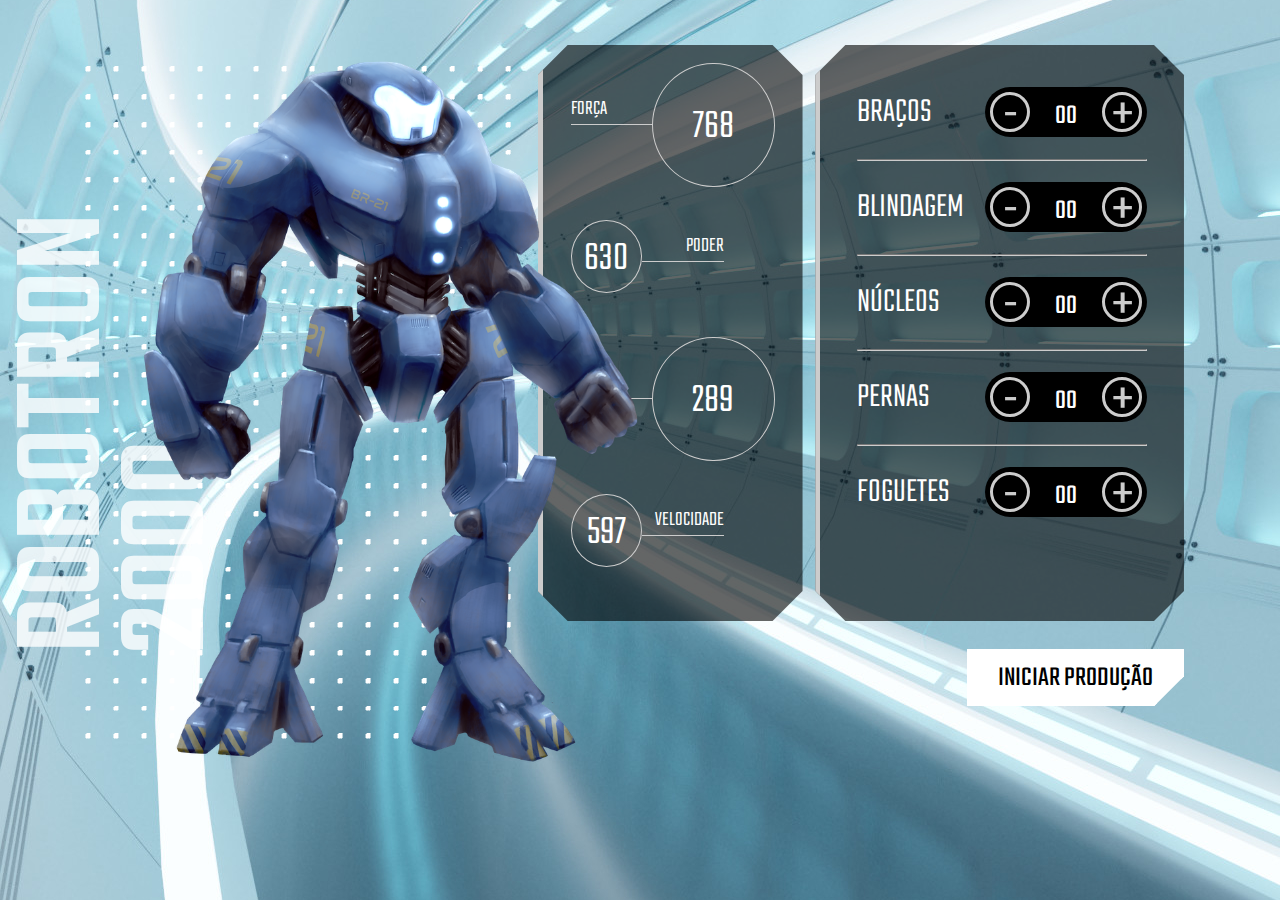
<file: javascriptfiles/-robotron-2000-projeto_inicial/index.html>
<!DOCTYPE html>
<html lang="en">
<head>
    <meta charset="UTF-8">
    <meta http-equiv="X-UA-Compatible" content="IE=edge">
    <meta name="viewport" content="width=device-width, initial-scale=1.0">
    <link rel="shortcut icon" type="image/jpg" href="img/favicon.ico"/>
    <title>Robotron 2000</title>

    <link rel="stylesheet" href="css/style.css">
    <link rel="preconnect" href="https://fonts.googleapis.com">
    <link rel="preconnect" href="https://fonts.gstatic.com" crossorigin>
    <link href="https://fonts.googleapis.com/css2?family=Teko:wght@300;500&display=swap" rel="stylesheet"> 
</head>
<body>
    <main>
        <section class="robotron">
             <!-- imagem do robô -->
            <img class="robo" src="img/robotron.png" alt="Robotron" id="robotron">
            <figcaption class="titulo">ROBOTRON <br>2000</figcaption>
        </section>
        <!-- nome e valor das caracteristicas do meu robô -->
        <section class="box estatisticas">
            <div class="estatistica">
                <p class="estatistica-titulo">Força</p>
                <div class="estatistica-valor">
                    <p class="estatistica-numero" data-stata="forca">768</p>
                </div>
            </div>
            <div class="estatistica">
                <p class="estatistica-titulo">Poder</p>
                <div class="estatistica-valor">
                    <p class="estatistica-numero" data-stata="poder">630</p>
                </div>
            </div>
            <div class="estatistica">
                <p class="estatistica-titulo">Energia</p>
                <div class="estatistica-valor">
                    <p class="estatistica-numero" data-stata="energia">289</p>
                </div>
            </div>
            <div class="estatistica">
                <p class="estatistica-titulo">Velocidade</p>
                <div class="estatistica-valor">
                    <p class="estatistica-numero" data-stata="velocidade">597</p>
                </div>
            </div>
        </section>
        <!-- equipamentos do meu robô -->

        <section class="equipamentos">
            <form action="" class="montador">
                <div class="box montador-conteudo">
                    <div class="peca">
                        <label for="" class="peca-titulo" >Braços</label>
                        <div class="controle">
                            <buttom class="controle-ajuste" data-controle="-" data-peca="bracos" >-</buttom>
                            <input type="text" class="controle-contador" value="00" data-contador >
                            <buttom class="controle-ajuste" data-controle="+" data-peca="bracos">+</buttom>
                        </div>
                    </div>
                    <!-- quebra de linha tematica -->
                    <hr class="linha">
                    <div class="peca">
                        <label for="" class="peca-titulo">Blindagem</label>
                        <div class="controle">
                            <buttom class="controle-ajuste" data-controle="-" data-peca="blindagem">-</buttom>
                            <input type="text" class="controle-contador" value="00" data-contador >
                            <buttom class="controle-ajuste" data-controle="+" data-peca="blindagem">+</buttom>
                        </div>
                    </div>
                    <hr class="linha">
                    <div class="peca">
                        <label for="" class="peca-titulo">Núcleos</label>
                        <div class="controle">
                            <buttom class="controle-ajuste" data-controle="-" data-peca="nucleos">-</buttom>
                            <input type="text" class="controle-contador" value="00" data-contador >
                            <buttom class="controle-ajuste" data-controle="+" data-peca="nucleos">+</buttom>
                        </div>
                    </div>
                    <hr class="linha">
                    <div class="peca">
                        <label for="" class="peca-titulo">Pernas</label>
                        <div class="controle">
                            <buttom class="controle-ajuste" data-controle="-" data-peca="pernas">-</buttom>
                            <input type="text" class="controle-contador" value="00" data-contador>
                            <buttom class="controle-ajuste" data-controle="+" data-peca="pernas">+</buttom>
                        </div>
                    </div>
                    <hr class="linha">
                    <div class="peca">
                        <label for="" class="peca-titulo">Foguetes</label>
                        <div class="controle">
                            <buttom class="controle-ajuste" data-controle="-" data-peca="foguetes">-</buttom>
                            <input type="text" class="controle-contador" value="00" data-contador >
                            <buttom class="controle-ajuste" data-controle="+" data-peca="foguetes">+</buttom>
                        </div>
                    </div>
                </div>
                <input type="submit" value="Iniciar produção" class="producao">
            </form>
        </section>
    </main>
    <script src="js/main.js"></script>
</body>
</html>
</file>
<file: javascriptfiles/-robotron-2000-projeto_inicial/css/style.css>
:root {
    --main-cinza: #CCCCCC;
    --main-branco: #FFFFFF;
    --main-preto: #000000;
}

* {
    box-sizing: border-box;
}

body {
    background: url(../img/fundo.jpg);
    background-position: center center;
    background-size: cover cover;
    padding: 0;
    margin: 0;
    font-weight: 300;
}

body, input {
    font-family: 'Teko', sans-serif;
}

main {
    width: 80vw;
    height: 80vh;
    margin: 10vh 8vw 10vh 12vw;
    display: flex;
    gap: 1vw;
}

.robotron {
    background: url(../img/estrutura.png) no-repeat;
    background-position: center center;
    margin: 0;
    flex-basis: 40%;
    position: relative;
}

.robo {
    height: 110%;
    z-index: 1;
    position: absolute;
    left: -20%;
    top: -5%;
}

.titulo {
    transform: rotate(180deg);
    font-weight: 500;
    font-size: 130px;
    position: absolute;
    bottom: 7rem;
    left: -3rem;
    line-height: 0.8;
    writing-mode: vertical-rl;
    text-orientation: mixed;
    color: rgba(255,255,255,0.8)
}

.box {
    background: rgba(0,0,0,0.6);
    clip-path: polygon(calc(100% - 30px) 0, 100% 30px, 100% calc(100% - 30px), calc(100% - 30px) 100%, 30px 100%, 0 calc(100% - 30px), 0 30px, 30px 0);
    border-left: 5px solid var(--main-cinza);
    height: 80%;
}

/****************************** Equipamentos *****/

.equipamentos {
    flex-basis: 32%;
}

.montador {
    height: 100%;;
}

.montador-conteudo {
    padding: 2em 10%;
}

.peca {
    padding: 1em 0;
}

.peca-titulo {
    color: var(--main-branco);
    text-transform: uppercase;
    font-size: 2.5em;
}

.controle {
    background: var(--main-preto);
    border-radius: 25px;
    float: right;
    display: inline-flex;
    padding: 5px;
    align-items: center;
    align-self: flex-end;
}

.controle-contador {
    width: 40px;
    height: 35px;
    background: none;
    border: 0;
    margin: 0 1rem;
    color: var(--main-branco);
    text-align: center;
    font-size: 2em;
    display: inline-flex;
    align-items: center;
    padding-top: 8px;
}

.controle-ajuste {
    display: inline-block;
    width: 40px;
    height: 40px;
    line-height: 44px;
    border-radius: 50%;
    color: var(--main-cinza);
    font-size: 4em;
    background: var(--main-preto);
    text-align: center;
    border: 3px solid var(--main-cinza);
    cursor: pointer;
}

.linha {
    border-color: var(--main-cinza);
}

.producao {
    margin-top: 1em;
    font-size: 2em;
    text-transform: uppercase;
    padding: 0.2em 1em;
    float: right;
    border: 3px solid var(--main-branco);
    background: var(--main-branco);
    clip-path: polygon(100% 0, 100% calc(100% - 30px), calc(100% - 30px) 100%, 0 100%, 0 0);
    cursor: pointer;
}

.producao:hover {
    background: var(--main-preto);
    color: var(--main-branco)
}



/****************************** Estatísticas *****/
.estatisticas {
    flex-basis: 23%;
    padding: 2em 2em 0;
}

.estatistica {
    color: var(--main-branco);
    display: flex;
    align-items: flex-start;
    height: 25%;
}

.estatistica-titulo {
    font-size: 1.5em;
    border-bottom: 1px solid var(--main-cinza);
    flex-basis: 40%;
    text-transform: uppercase;
    order: 1
}

.estatistica-valor {
    flex-basis: 60%;
    position: relative;
    margin: 10px 0 0;
    order: 2;
    margin: -10px 0 0;
}

.estatistica-valor::after {
    content: "";
    display: block;
    padding-bottom: 100%;
    border: 1px solid var(--main-cinza);
    border-radius: 50%;
}

.estatistica-numero {
    position: absolute;
    top: 50%;
    transform: translateY(-46%);
    width: 100%;
    line-height: 100%;
    text-align: center;
    font-size: 3em;
    margin: 0;
}

.estatistica:nth-child(2n) .estatistica-titulo {
    order: 2;
    text-align: right;
}

.estatistica:nth-child(2n) .estatistica-valor {
    order: 1;
    flex-basis: 35%;
    margin: 10px 0 0;
}

@media screen and (max-width: 1600px) {
    body { 
        font-size: 14px;
    }
    main {
        width: 90vw;
        height: 80vh;
        margin: 5vh auto;
    }
}

@media screen and (max-width: 1200px) {
    body { 
        font-size: 13px;
    }

    main {
        width: 96vw;
        height: 80vh;
        margin: 10vh auto;
    }
}
</file>
